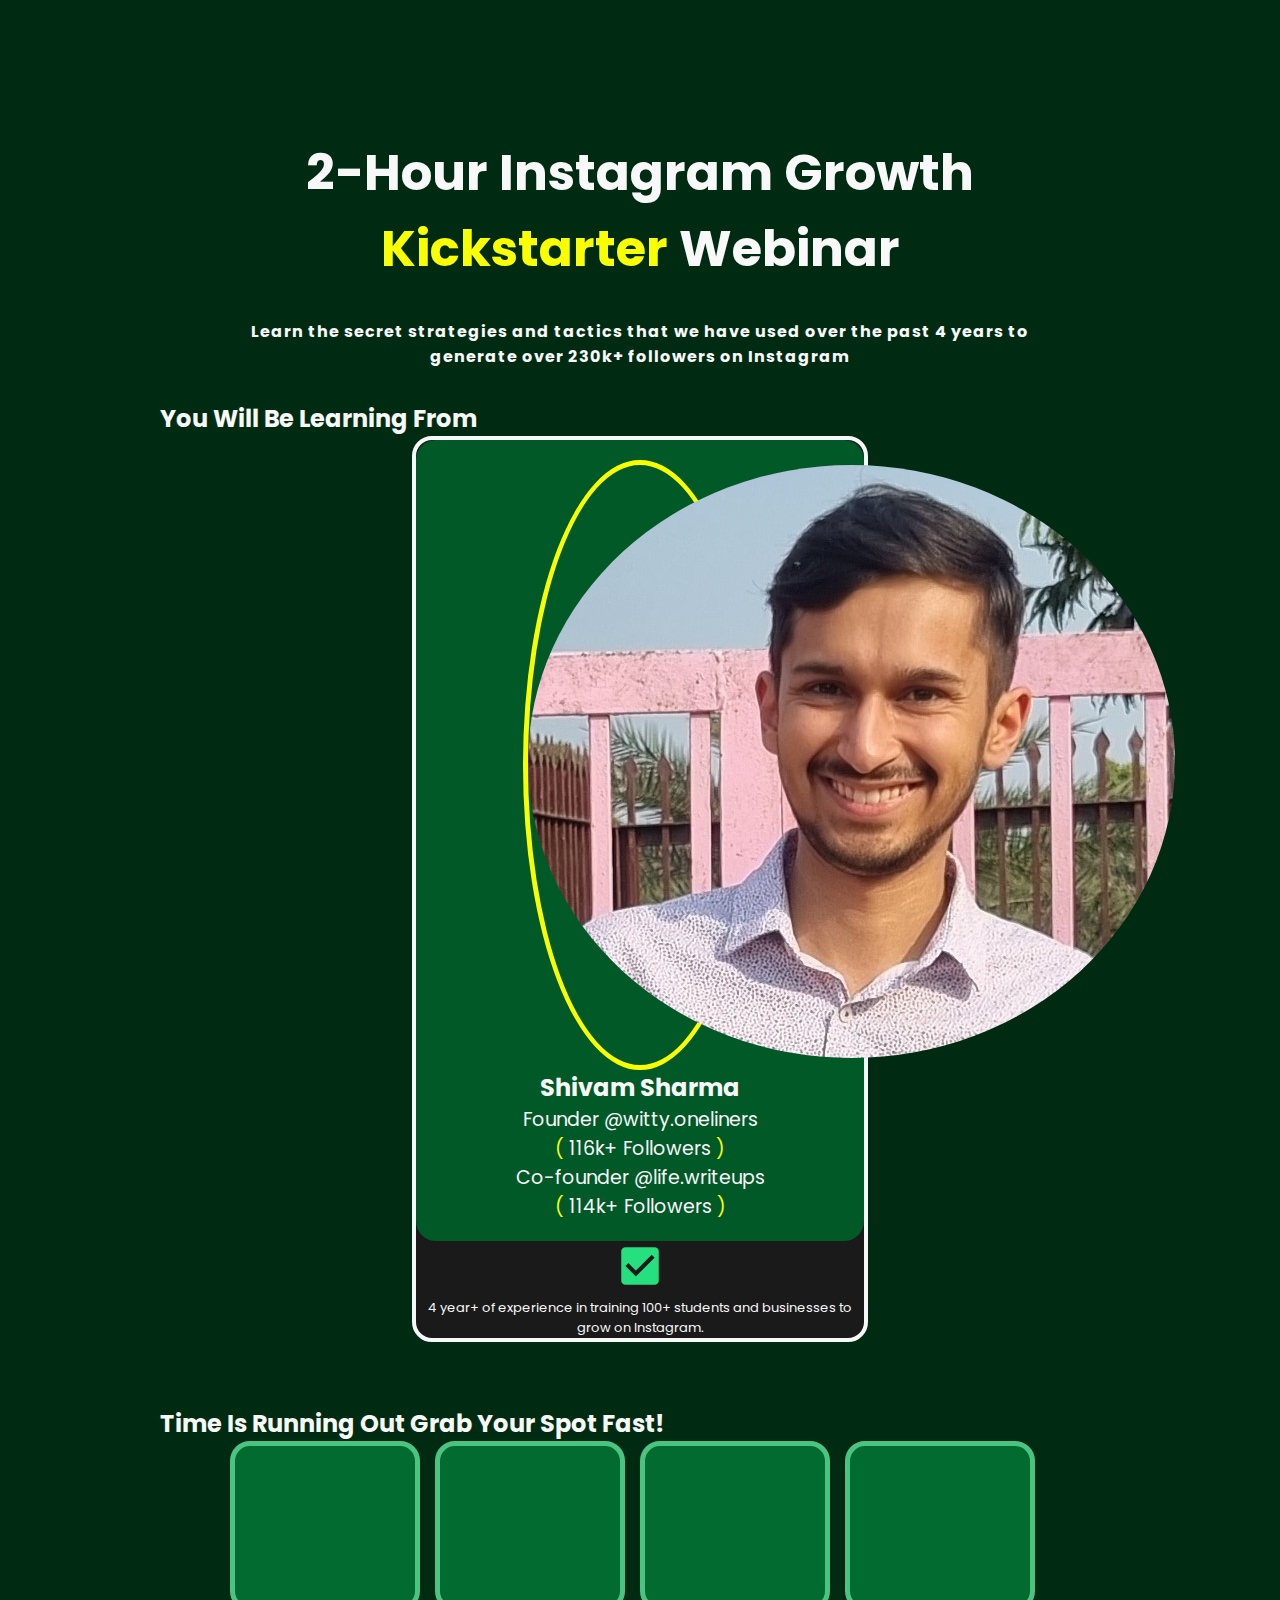
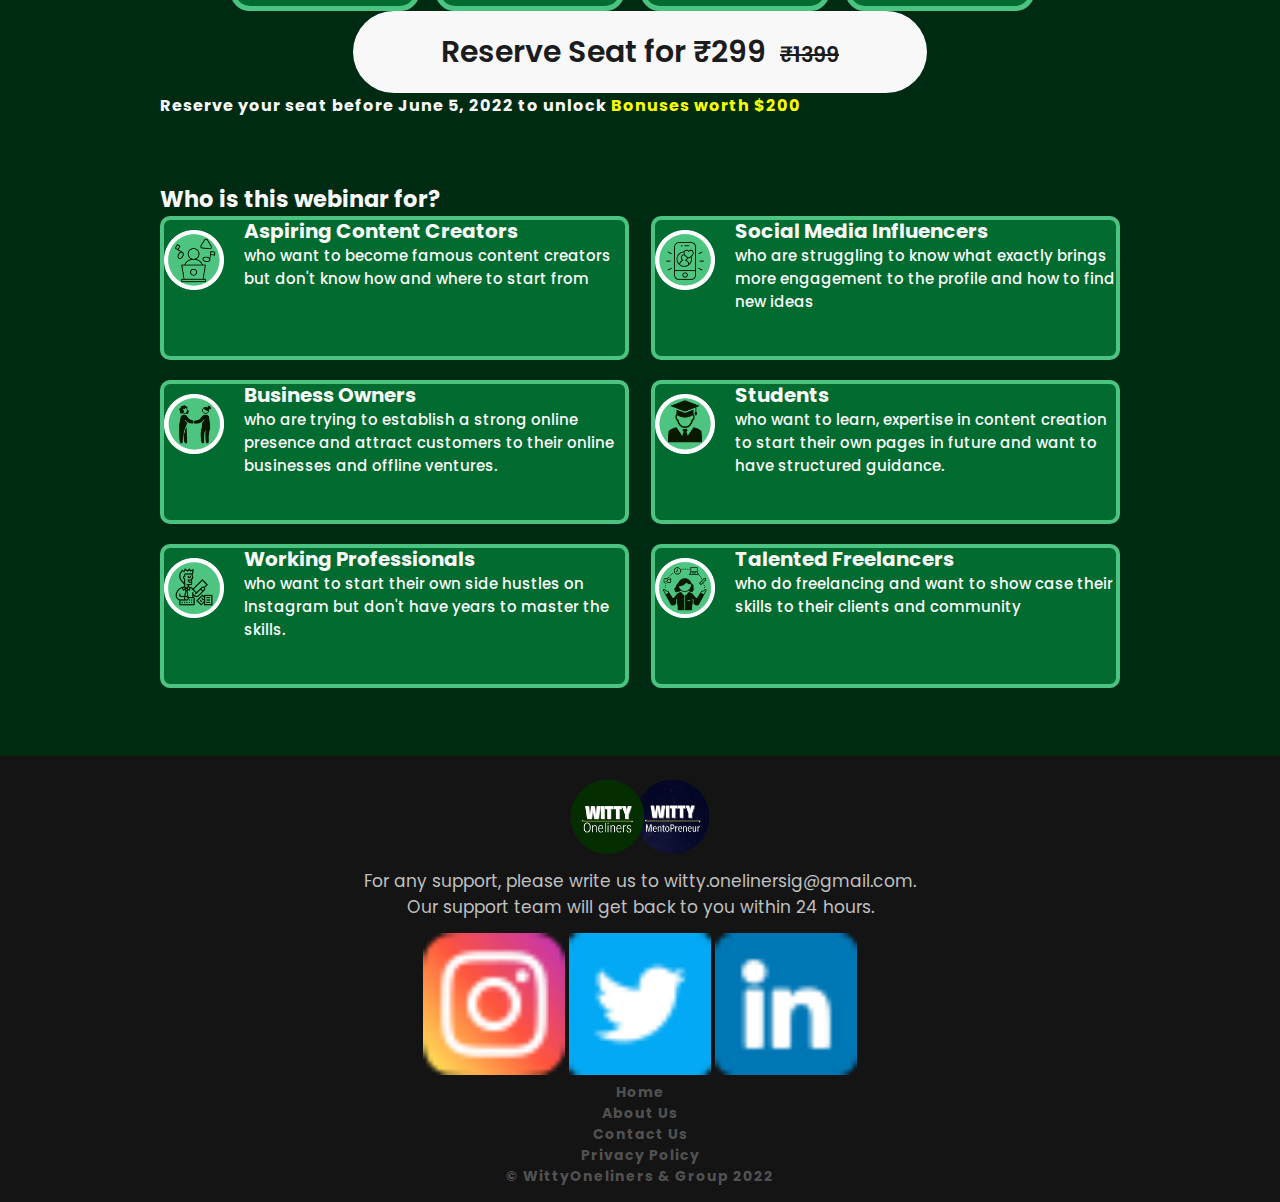
<file: public/aboutus.html>
<!DOCTYPE html>
<html lang="en">

<head>
    <meta charset="utf-8" />
    <meta name="viewport" content="width=device-width, initial-scale=1" />

    <!-- Bootstrap CSS -->
    <link href="https://cdn.jsdelivr.net/npm/bootstrap@5.0.2/dist/css/bootstrap.min.css" rel="stylesheet"
        integrity="sha384-EVSTQN3/azprG1Anm3QDgpJLIm9Nao0Yz1ztcQTwFspd3yD65VohhpuuCOmLASjC" crossorigin="anonymous" />

    <!-- CSS link -->
    <link rel="stylesheet" href="css/style.css" />

    <!-- Font Awesome -->
    <link rel="stylesheet" href="https://cdnjs.cloudflare.com/ajax/libs/font-awesome/6.1.1/css/all.min.css"
        integrity="sha512-KfkfwYDsLkIlwQp6LFnl8zNdLGxu9YAA1QvwINks4PhcElQSvqcyVLLD9aMhXd13uQjoXtEKNosOWaZqXgel0g=="
        crossorigin="anonymous" referrerpolicy="no-referrer" />

    <!-- Favicon -- site identity -->
    <link rel="icon" type="image/x-icon" href="/public/media/images/favicon-16x16.png">

    <script src="./js/index.js"></script>


    <!-- Facebook Pixel Code -->
    <script>
        !function (f, b, e, v, n, t, s) {
            if (f.fbq) return; n = f.fbq = function () {
                n.callMethod ?
                n.callMethod.apply(n, arguments) : n.queue.push(arguments)
            };
            if (!f._fbq) f._fbq = n; n.push = n; n.loaded = !0; n.version = '2.0';
            n.queue = []; t = b.createElement(e); t.async = !0;
            t.src = v; s = b.getElementsByTagName(e)[0];
            s.parentNode.insertBefore(t, s)
        }(window, document, 'script',
            'https://connect.facebook.net/en_US/fbevents.js');
        fbq('init', '752003935690683');
        fbq('track', 'PageView');
    </script>
    <noscript>
        <img height="1" width="1" src="https://www.facebook.com/tr?id=752003935690683&ev=PageView
    &noscript=1" />
    </noscript>
    <!-- End Facebook Pixel Code -->


    <title>Witty Oneliners</title>
</head>

<body>
    <div class="">
        <div class="container-custom mb-5">
            <div class="sectionOne-wrapper">
                <div class="heading">
                    <h1 class="text-white">
                        2-Hour Instagram Growth
                        <span class="text-yellow">Kickstarter</span> Webinar
                    </h1>
                </div>
                <div class="sub-heading">
                    <h4 id="for-font-size" class="text-white">
                        Learn the secret strategies and tactics that we have used over the
                        past 4 years to generate over 230k+ followers on Instagram
                    </h4>
                </div>


                <!-- You Will Be Learning From -->
                <div class="learningFrom-wrapper">
                    <div class="workshop-heading my-5">
                        <h2 class="text-white text-center fw-bold">
                            You Will Be Learning From
                        </h2>
                    </div>
                    <div class="instructor-about">
                        <div class="about-card">
                            <div class="card p-3 card-width">
                                <div class="card-top">
                                    <div class="instructor-image-wrapper">
                                        <div class="instructor-image p-2">
                                            <img src="./media/images/shivam.jpg" class="card-img-top"
                                                alt="Shivam Sharma">
                                        </div>
                                    </div>
                                    <div class="card-body text-white pt-3">
                                        <h2 class="card-title fw-bold">Shivam Sharma</h2>
                                        <p class="card-text fw-bold m-0" style="font-size: 19px;">Founder <a
                                                href="http://instagram.com/witty.oneliners" target="_blank"
                                                style="text-decoration: none; color: inherit;">@witty.oneliners</a>
                                            <br> <span class="text-yellow">(</span> 116k+ Followers <span
                                                class="text-yellow">)</span>
                                        </p>
                                        <p class="card-text fw-bold" style="font-size: 19px;">Co-founder <a
                                                href="http://instagram.com/life.writeups" target="_blank"
                                                style="text-decoration: none; color: inherit;">@life.writeups</a><br>
                                            <span class="text-yellow">(</span> 114k+ Followers <span
                                                class="text-yellow">)</span>
                                        </p>
                                    </div>
                                </div>
                                <div class="special-text pt-2 row">
                                    <div class="col-2" style="align-self: center;">
                                        <img src="./media/images/checkbox.png" class="w-100" alt="">
                                    </div>
                                    <div class="col-10">
                                        <p class="fw-bold text-start mt-3 text-white" style="font-size: 13px;">4 year+
                                            of
                                            experience in training 100+ students and businesses to grow on Instagram.
                                        </p>
                                    </div>
                                </div>
                            </div>
                        </div>
                    </div>

                    <!-- Time Is Running Out Grab Your Spot Fast! -->
                    <div class="grab-your-spot">
                        <div class="grab-your-spot-heading my-5">
                            <h2 class="text-white text-center fw-bold">
                                Time Is Running Out Grab Your Spot Fast!
                            </h2>
                        </div>

                        <!-- countdown for registration -->

                        <div class="counter-wrapper">
                            <div class="counter" id="demo">
                                <div class="days-wrapper" id="day-id">
                                    <p id="days"></p>
                                </div>
                                <div class="hours-wrapper">
                                    <p id="hours"></p>
                                </div>
                                <div class="minutes-wrapper">
                                    <p id="minutes"></p>
                                </div>
                                <div class="seconds-wrapper" id="sec-id">
                                    <p id="seconds"></p>
                                </div>
                            </div>
                        </div>

                        <!-- razorpay payment button -->
                        <div class="razorpay-container">
                            <form>
                                <script src="https://checkout.razorpay.com/v1/payment-button.js"
                                    data-payment_button_id="pl_JZBMYJB0tFsBO8" async> </script>
                            </form>
                        </div>


                        <div class="register-link-wrapper" style="padding: 0px;">
                            <div class="register-link">
                                <a href="#">Reserve Seat for ₹299 &nbsp;<s class="fs-21">₹1399</s></a>
                            </div>
                        </div>
                    </div>

                    <!-- razorpay payment button -->
                    <div class="razorpay-container-mobileOnly">
                        <form>
                            <script src="https://checkout.razorpay.com/v1/payment-button.js"
                                data-payment_button_id="pl_JZBMYJB0tFsBO8" async> </script>
                        </form>
                    </div>

                </div>

                <div class="row">
                    <div class="text-below-video">
                        <h4 class="text-center mt-5 fw-bold text-white">Reserve your seat before June 5, 2022 to
                            unlock <span class="text-yellow">Bonuses worth $200</span></h4>
                    </div>
                </div>
            </div>


            <!-- WHO IS THIS WORKSHOP FOR? -->

            <div class="workshop-wrapper mb-5 f-15">
                <div class="workshop-heading mb-5">
                    <h2 class="text-white text-center fw-bold">
                        Who is this webinar for?
                    </h2>
                </div>
                <div class="Who-for-workshop">
                    <!-- card-1 -->
                    <div class="card-1">
                        <div id="tg-1" class="">
                            <div class="target-audience p-3">
                                <div class="card-icon">
                                    <img src="./media/images/who/aspiring-content-creator.png" class="m-ve3" alt="Time">
                                </div>
                                <div class="card-text">
                                    <p class="text-white mtemp-0">
                                        <span class="fw-bold">Aspiring Content Creators</span> <br> who want to become
                                        famous content creators but don't know how and where to start from
                                    </p>
                                </div>
                            </div>
                        </div>
                    </div>
                    <!-- card-2 -->
                    <div class="card-2">
                        <div id="tg-2" class="">
                            <div class="target-audience p-3">
                                <div class="card-icon">
                                    <img src="./media/images/who/social-media-influencers1.png" class="m-ve3"
                                        alt="Time">
                                </div>
                                <div class="card-text">
                                    <p class="text-white mtemp-0">
                                        <span class="fw-bold">Social Media Influencers</span> <br>who are struggling to
                                        know what exactly brings more engagement to the profile and how to find new
                                        ideas
                                    </p>
                                </div>
                            </div>
                        </div>
                    </div>
                </div>

                <div class="Who-for-workshop">
                    <!-- card-3 -->
                    <div class="card-3">
                        <div id="tg-3" class="">
                            <div class="target-audience p-3">
                                <div class="card-icon">
                                    <img src="./media/images/who/business-owners.png" class="m-ve3" alt="Time">
                                </div>
                                <div class="card-text">
                                    <p class="text-white mtemp-0">
                                        <span class="fw-bold">Business Owners</span> <br>who are trying to establish a
                                        strong online presence and attract customers to their online businesses and
                                        offline ventures.
                                    </p>
                                </div>
                            </div>
                        </div>
                    </div>
                    <!-- card-4 -->
                    <div class="card-4">
                        <div id="tg-4" class="">
                            <div class="target-audience p-3">
                                <div class="card-icon">
                                    <img src="./media/images/who/students.png" class="m-ve3" alt="Time">
                                </div>
                                <div class="card-text">
                                    <p class="text-white mtemp-0">
                                        <span class="fw-bold">Students</span> <br>who want to learn, expertise in
                                        content creation to start their own pages in future and want to have structured
                                        guidance.
                                    </p>
                                </div>
                            </div>
                        </div>
                    </div>
                </div>

                <div class="Who-for-workshop">
                    <!-- card-5 -->
                    <div class="card-5">
                        <div id="tg-5" class="">
                            <div class="target-audience p-3">
                                <div class="card-icon">
                                    <img src="./media/images/who/working-professionals.png" class="m-ve3" alt="Time">
                                </div>
                                <div class="card-text">
                                    <p class="text-white mtemp-0">
                                        <span class="fw-bold">Working Professionals</span> <br>who want to start their
                                        own side hustles on Instagram but don't have years to master the skills.
                                    </p>
                                </div>
                            </div>
                        </div>
                    </div>
                    <!-- card-6 -->
                    <div class="card-6">
                        <div id="tg-6" class="">
                            <div class="target-audience p-3">
                                <div class="card-icon">
                                    <img src="./media/images/who/talented-freelancers.png" class="m-ve3" alt="Time">
                                </div>
                                <div class="card-text">
                                    <p class="text-white mtemp-0">
                                        <span class="fw-bold">Talented Freelancers</span> <br>who do freelancing and
                                        want to show case their skills to their clients and community
                                    </p>
                                </div>
                            </div>
                        </div>
                    </div>
                </div>
            </div>
        </div>
    </div>


    <div class="footer-info">
        <img src="./media/images/website-bottom.png" alt="wittyoneliners">
        <div class="footer-info-inner">
            <div class="content">
                <p>For any support, please write us to <a
                        href="mailto:witty.onelinersig@gmail.com">witty.onelinersig@gmail.com</a>.</p>
                <p>Our support team will get back to you within 24 hours.</p>
            </div>
            <div class="social mt-2 mb-3">
                <a href="http://instagram.com/witty.oneliners" target="_blank"><img src="./media/images/instagram.png"
                        alt="wittyoneliners"></a>
                <a href="https://twitter.com/witty_oneliner?t=WOTkrPJRZRmrNxyM6zrfAQ&s=09" target="_blank"><img
                        src="./media/images/twitter.png" alt="wittyoneliners"></a>
                <a href="https://www.linkedin.com/company/wittyoneliners/" target="_blank"><img
                        src="./media/images/linkedin.png" alt="wittyoneliners"></a>
            </div>
            <div class="menu">
                <a href="./index.html">
                    <h4>Home</h4>
                </a>
                <a href="./aboutus.html">
                    <h4>About Us</h4>
                </a>
                <a href="./contact.html">
                    <h4>Contact Us</h4>
                </a>
                <a href="./privacypolicy.html">
                    <h4>Privacy Policy</h4>
                </a>
            </div>
        </div>
        <h4>© <a href="http://instagram.com/witty.oneliners" target="_blank"
                style="text-decoration: none; color: inherit;">WittyOneliners & Group</a> 2022</h4>
    </div>

    <!-- <footer>
        <h4>© WittyOneliners & Group 2022</h4>
    </footer> -->

    <!-- Time is running out for mobile view -->
    <div class="time-run-out">
        <div class="rate">
            <h3 style="margin-bottom: 0rem;">&#8377;299 <s class="fs-21">₹1399</s></h3>
            <div class="d-flex">
                <p class="f-15" style="margin-bottom: 0rem;">Offer ends in &nbsp;</p>
                <p class="f-15" style="margin-bottom: 0rem;" id="demoMobile"></p>
            </div>
        </div>
        <div class="register-button">
            <div class="register-mobile-link">
                <a href="#">Register Now</a>
            </div>
        </div>
    </div>

    <!-- Option 1: Bootstrap Bundle with Popper -->
    <script src="https://cdn.jsdelivr.net/npm/bootstrap@5.0.2/dist/js/bootstrap.bundle.min.js"
        integrity="sha384-MrcW6ZMFYlzcLA8Nl+NtUVF0sA7MsXsP1UyJoMp4YLEuNSfAP+JcXn/tWtIaxVXM"
        crossorigin="anonymous"></script>

</body>

</html>
</file>
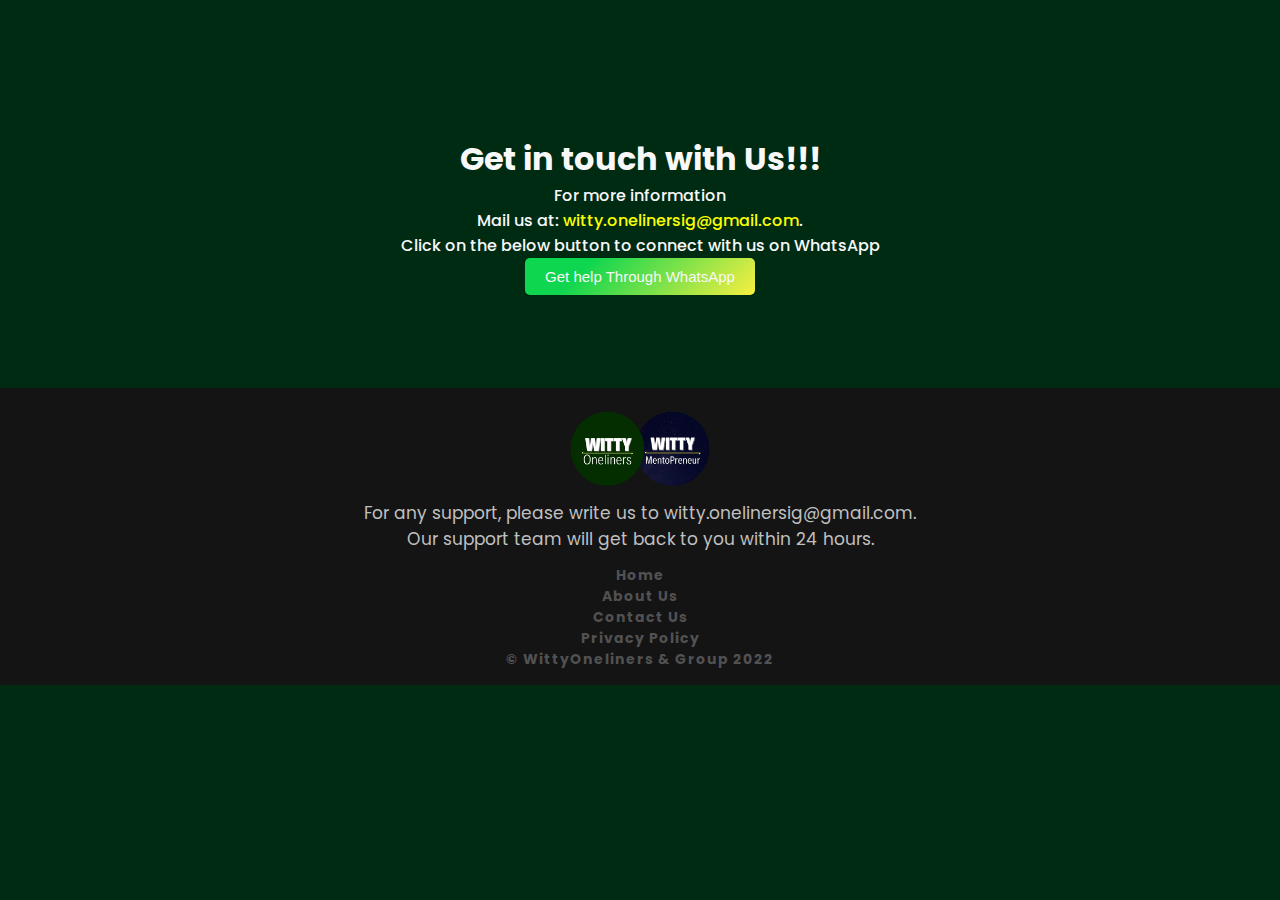
<file: public/contact.html>
<!DOCTYPE html>
<html lang="en">

<head>
    <meta charset="UTF-8">
    <meta http-equiv="X-UA-Compatible" content="IE=edge">
    <meta name="viewport" content="width=device-width, initial-scale=1.0">

    <!-- Bootstrap CSS -->
    <link href="https://cdn.jsdelivr.net/npm/bootstrap@5.0.2/dist/css/bootstrap.min.css" rel="stylesheet"
        integrity="sha384-EVSTQN3/azprG1Anm3QDgpJLIm9Nao0Yz1ztcQTwFspd3yD65VohhpuuCOmLASjC" crossorigin="anonymous" />

    <link rel="stylesheet" href="./css/style.css">
    <link rel="stylesheet" href="./css/success.css">
    <link rel="stylesheet" href="./css/privacypolicy.css">
    <link rel="stylesheet" href="./css/contact.css">

    <!-- Font Awesome -->
    <link rel="stylesheet" href="https://cdnjs.cloudflare.com/ajax/libs/font-awesome/6.1.1/css/all.min.css"
        integrity="sha512-KfkfwYDsLkIlwQp6LFnl8zNdLGxu9YAA1QvwINks4PhcElQSvqcyVLLD9aMhXd13uQjoXtEKNosOWaZqXgel0g=="
        crossorigin="anonymous" referrerpolicy="no-referrer" />

    <!-- Favicon -- site identity -->
    <link rel="icon" type="image/x-icon" href="/public/media/images/favicon-16x16.png">

    <!-- Facebook Pixel Code -->
    <script>
        !function (f, b, e, v, n, t, s) {
            if (f.fbq) return; n = f.fbq = function () {
                n.callMethod ?
                n.callMethod.apply(n, arguments) : n.queue.push(arguments)
            };
            if (!f._fbq) f._fbq = n; n.push = n; n.loaded = !0; n.version = '2.0';
            n.queue = []; t = b.createElement(e); t.async = !0;
            t.src = v; s = b.getElementsByTagName(e)[0];
            s.parentNode.insertBefore(t, s)
        }(window, document, 'script',
            'https://connect.facebook.net/en_US/fbevents.js');
        fbq('init', '752003935690683');
        fbq('track', 'PageView');
    </script>
    <noscript>
        <img height="1" width="1" src="https://www.facebook.com/tr?id=752003935690683&ev=PageView
    &noscript=1" />
    </noscript>
    <!-- End Facebook Pixel Code -->

    <title>Witty Oneliners</title>
</head>

<body>
    <div class="container-custom">
        <div class="success-wrapper contact text-white">
            <h1>Get in touch with Us!!!</h1>
            <p class="mt-3">For more information</p>
            <p class="mt-3">Mail us at: <a href="mailto:witty.onelinersig@gmail.com">witty.onelinersig@gmail.com</a>.
            </p>

            <p class="mt-5">Click on the below button to connect with us on WhatsApp</p>
            <a class="mt-3" href="http://wa.me/+918810211575"><button class="try button" role="button">Get help Through
                    WhatsApp</button></a>


        </div>
    </div>

    <div class="footer-info" id="footer-info-pri-pol">
        <img src="./media/images/website-bottom.png" alt="wittyoneliners">
        <div class="footer-info-inner">
            <div class="content">
                <p>For any support, please write us to <a
                        href="mailto:witty.onelinersig@gmail.com">witty.onelinersig@gmail.com</a>.</p>
                <p>Our support team will get back to you within 24 hours.</p>
            </div>
            <div class="menu">
                <a href="./index.html">
                    <h4 class="m-1">Home</h4>
                </a>
                <a href="./aboutus.html">
                    <h4 class="m-1">About Us</h4>
                </a>
                <a href="./contact.html">
                    <h4 class="m-1">Contact Us</h4>
                </a>
                <a href="./privacypolicy.html">
                    <h4 class="m-1">Privacy Policy</h4>
                </a>
            </div>
        </div>
        <h4>© <a href="http://instagram.com/witty.oneliners" target="_blank"
                style="text-decoration: none; color: inherit;">WittyOneliners & Group</a> 2022</h4>
    </div>



    <!-- Option 1: Bootstrap Bundle with Popper -->
    <script src="https://cdn.jsdelivr.net/npm/bootstrap@5.0.2/dist/js/bootstrap.bundle.min.js"
        integrity="sha384-MrcW6ZMFYlzcLA8Nl+NtUVF0sA7MsXsP1UyJoMp4YLEuNSfAP+JcXn/tWtIaxVXM"
        crossorigin="anonymous"></script>

</body>

</html>
</file>
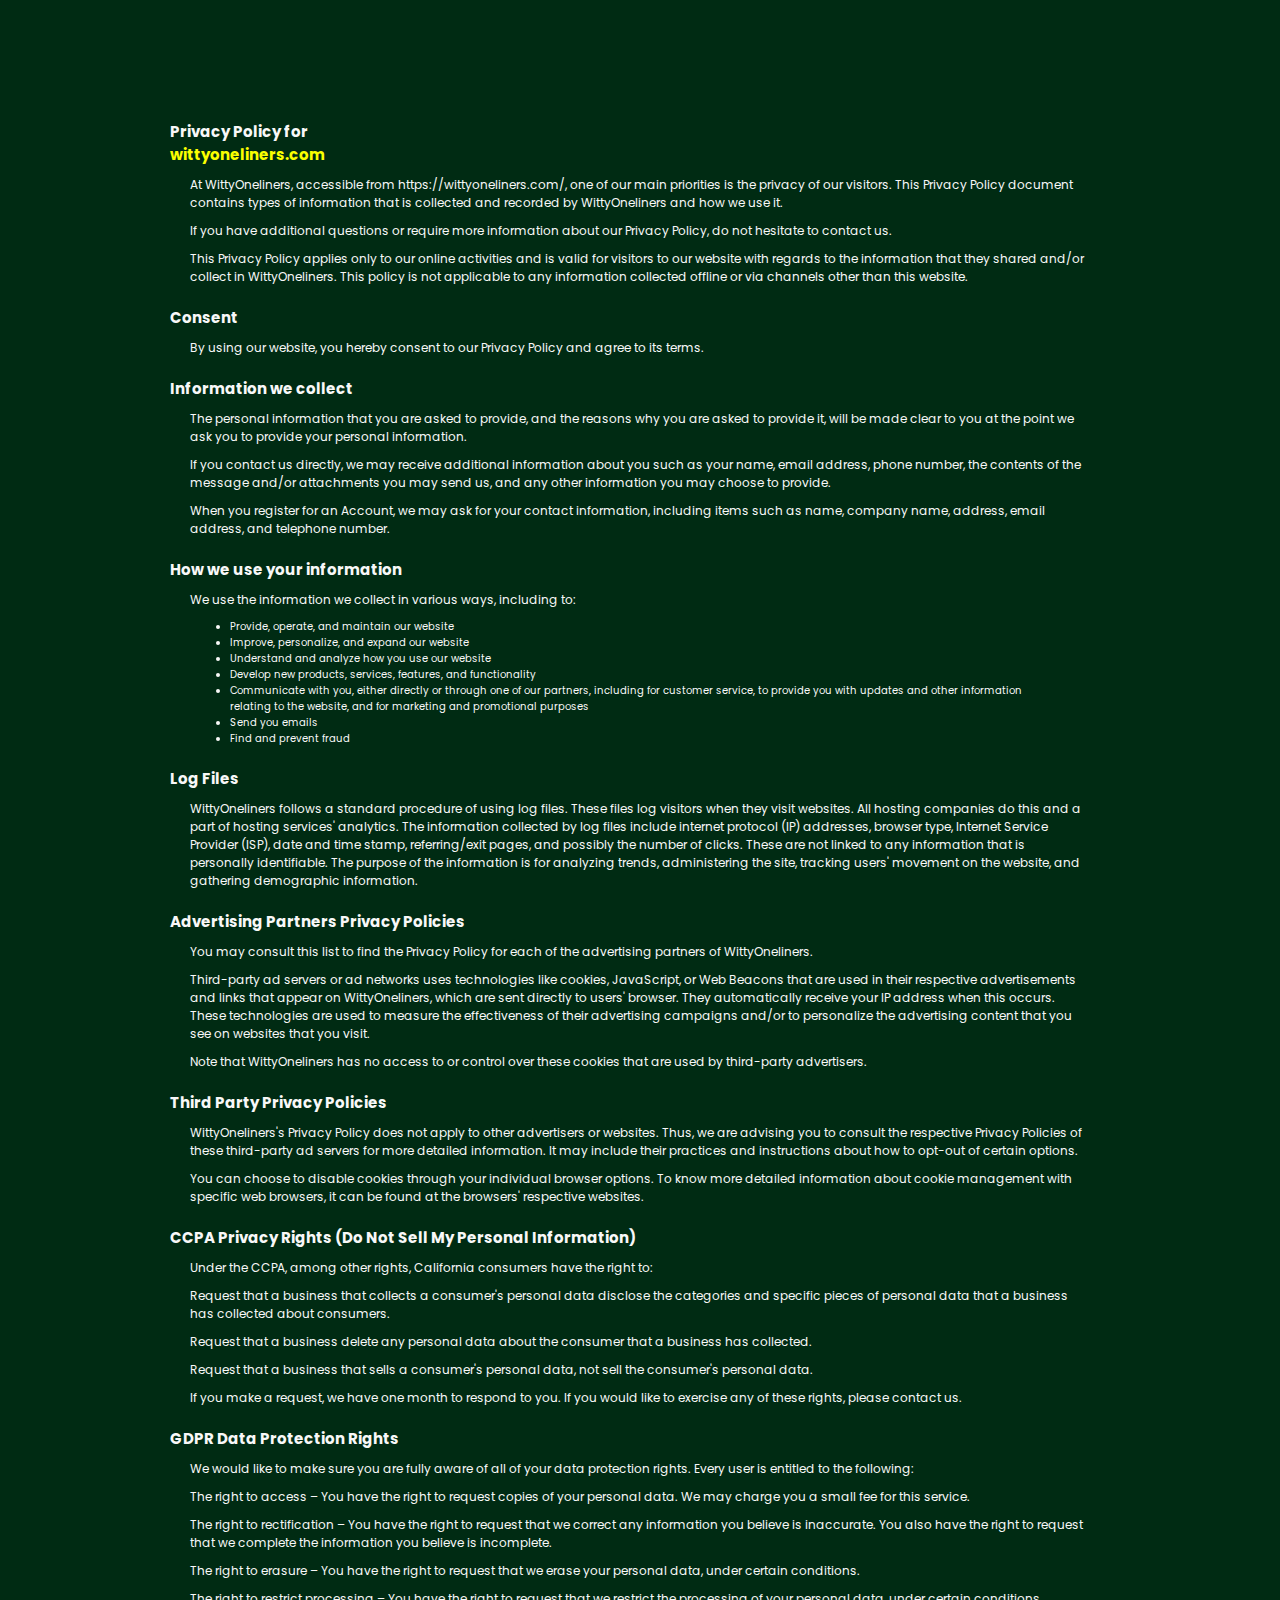
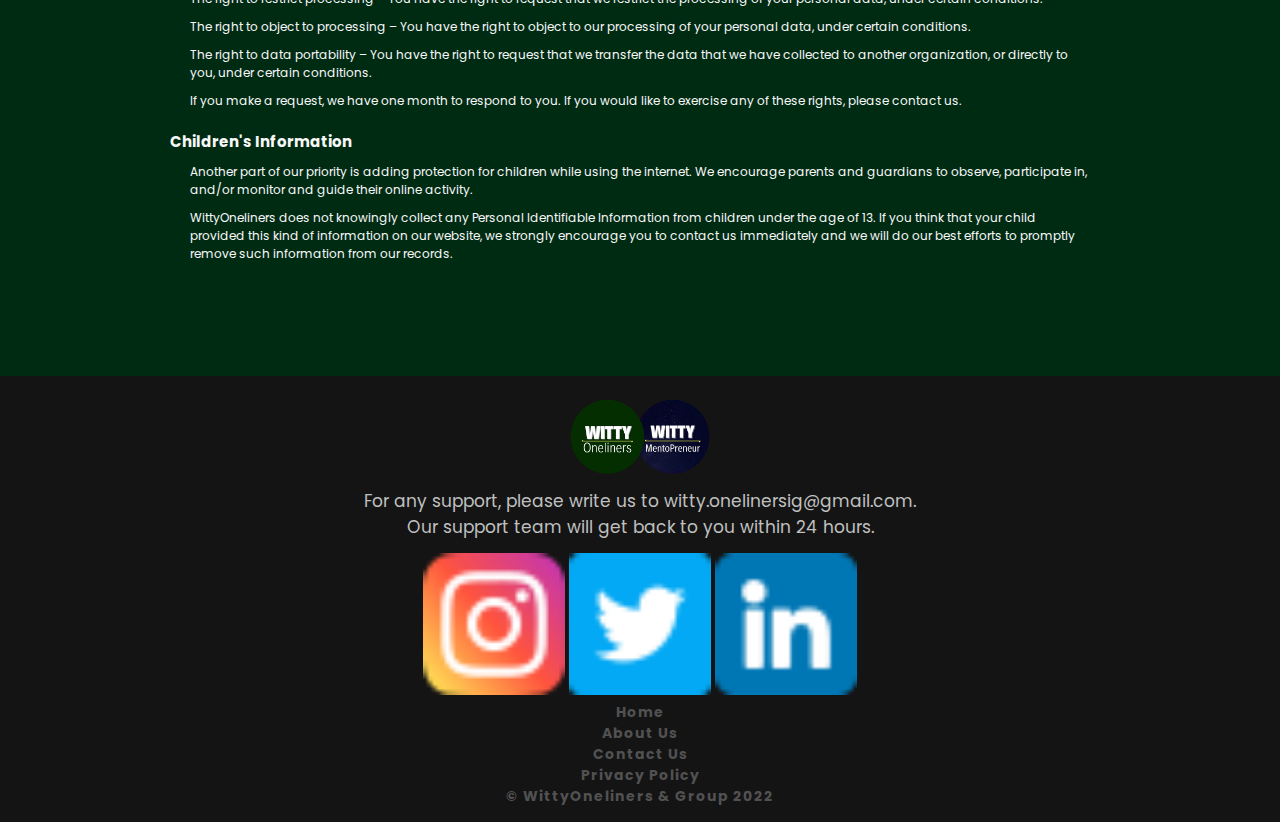
<file: public/privacypolicy.html>
<!DOCTYPE html>
<html lang="en">

<head>
    <meta charset="UTF-8">
    <meta http-equiv="X-UA-Compatible" content="IE=edge">
    <meta name="viewport" content="width=device-width, initial-scale=1.0">
    <link rel="stylesheet" href="./css/style.css">
    <link rel="stylesheet" href="./css/privacypolicy.css">
    <!-- Bootstrap CSS -->
    <link href="https://cdn.jsdelivr.net/npm/bootstrap@5.0.2/dist/css/bootstrap.min.css" rel="stylesheet"
        integrity="sha384-EVSTQN3/azprG1Anm3QDgpJLIm9Nao0Yz1ztcQTwFspd3yD65VohhpuuCOmLASjC" crossorigin="anonymous" />

    <!-- Font Awesome -->
    <link rel="stylesheet" href="https://cdnjs.cloudflare.com/ajax/libs/font-awesome/6.1.1/css/all.min.css"
        integrity="sha512-KfkfwYDsLkIlwQp6LFnl8zNdLGxu9YAA1QvwINks4PhcElQSvqcyVLLD9aMhXd13uQjoXtEKNosOWaZqXgel0g=="
        crossorigin="anonymous" referrerpolicy="no-referrer" />

    <!-- Favicon -- site identity -->
    <link rel="icon" type="image/x-icon" href="/public/media/images/favicon-16x16.png">

    <!-- Facebook Pixel Code -->
    <script>
        !function (f, b, e, v, n, t, s) {
            if (f.fbq) return; n = f.fbq = function () {
                n.callMethod ?
                n.callMethod.apply(n, arguments) : n.queue.push(arguments)
            };
            if (!f._fbq) f._fbq = n; n.push = n; n.loaded = !0; n.version = '2.0';
            n.queue = []; t = b.createElement(e); t.async = !0;
            t.src = v; s = b.getElementsByTagName(e)[0];
            s.parentNode.insertBefore(t, s)
        }(window, document, 'script',
            'https://connect.facebook.net/en_US/fbevents.js');
        fbq('init', '752003935690683');
        fbq('track', 'PageView');
    </script>
    <noscript>
        <img height="1" width="1" src="https://www.facebook.com/tr?id=752003935690683&ev=PageView
    &noscript=1" />
    </noscript>
    <!-- End Facebook Pixel Code -->

    <script src="./js/index.js"></script>
    <title>WittyOneliners</title>
</head>

<body>
    <div class="container-custom">
        <div class="pripolicy-wrapper">
            <h2>Privacy Policy for <br> <span class="text-yellow"><a
                        href="https://wittyoneliners.com/index.html">wittyoneliners.com</a> </span></h2>

            <p>At WittyOneliners, accessible from https://wittyoneliners.com/, one of our main priorities is the privacy
                of
                our visitors. This Privacy Policy document contains types of information that is collected and recorded
                by
                WittyOneliners and how we use it.</p>

            <p>If you have additional questions or require more information about our Privacy Policy, do not hesitate to
                contact us.</p>

            <p>This Privacy Policy applies only to our online activities and is valid for visitors to our website with
                regards to the information that they shared and/or collect in WittyOneliners. This policy is not
                applicable
                to any information collected offline or via channels other than this website.</p>

            <h2>Consent</h2>

            <p>By using our website, you hereby consent to our Privacy Policy and agree to its terms.</p>

            <h2>Information we collect</h2>

            <p>The personal information that you are asked to provide, and the reasons why you are asked to provide it,
                will
                be made clear to you at the point we ask you to provide your personal information.</p>
            <p>If you contact us directly, we may receive additional information about you such as your name, email
                address,
                phone number, the contents of the message and/or attachments you may send us, and any other information
                you
                may choose to provide.</p>
            <p>When you register for an Account, we may ask for your contact information, including items such as name,
                company name, address, email address, and telephone number.</p>

            <h2>How we use your information</h2>

            <p>We use the information we collect in various ways, including to:</p>

            <ul>
                <li>Provide, operate, and maintain our website</li>
                <li>Improve, personalize, and expand our website</li>
                <li>Understand and analyze how you use our website</li>
                <li>Develop new products, services, features, and functionality</li>
                <li>Communicate with you, either directly or through one of our partners, including for customer
                    service, to
                    provide you with updates and other information relating to the website, and for marketing and
                    promotional purposes</li>
                <li>Send you emails</li>
                <li>Find and prevent fraud</li>
            </ul>

            <h2>Log Files</h2>

            <p>WittyOneliners follows a standard procedure of using log files. These files log visitors when they visit
                websites. All hosting companies do this and a part of hosting services' analytics. The information
                collected
                by log files include internet protocol (IP) addresses, browser type, Internet Service Provider (ISP),
                date
                and time stamp, referring/exit pages, and possibly the number of clicks. These are not linked to any
                information that is personally identifiable. The purpose of the information is for analyzing trends,
                administering the site, tracking users' movement on the website, and gathering demographic information.
            </p>




            <h2>Advertising Partners Privacy Policies</h2>

            <P>You may consult this list to find the Privacy Policy for each of the advertising partners of
                WittyOneliners.
            </p>

            <p>Third-party ad servers or ad networks uses technologies like cookies, JavaScript, or Web Beacons that are
                used in their respective advertisements and links that appear on WittyOneliners, which are sent directly
                to
                users' browser. They automatically receive your IP address when this occurs. These technologies are used
                to
                measure the effectiveness of their advertising campaigns and/or to personalize the advertising content
                that
                you see on websites that you visit.</p>

            <p>Note that WittyOneliners has no access to or control over these cookies that are used by third-party
                advertisers.</p>

            <h2>Third Party Privacy Policies</h2>

            <p>WittyOneliners's Privacy Policy does not apply to other advertisers or websites. Thus, we are advising
                you to
                consult the respective Privacy Policies of these third-party ad servers for more detailed information.
                It
                may include their practices and instructions about how to opt-out of certain options. </p>

            <p>You can choose to disable cookies through your individual browser options. To know more detailed
                information
                about cookie management with specific web browsers, it can be found at the browsers' respective
                websites.
            </p>

            <h2>CCPA Privacy Rights (Do Not Sell My Personal Information)</h2>

            <p>Under the CCPA, among other rights, California consumers have the right to:</p>
            <p>Request that a business that collects a consumer's personal data disclose the categories and specific
                pieces
                of personal data that a business has collected about consumers.</p>
            <p>Request that a business delete any personal data about the consumer that a business has collected.</p>
            <p>Request that a business that sells a consumer's personal data, not sell the consumer's personal data.</p>
            <p>If you make a request, we have one month to respond to you. If you would like to exercise any of these
                rights, please contact us.</p>

            <h2>GDPR Data Protection Rights</h2>

            <p>We would like to make sure you are fully aware of all of your data protection rights. Every user is
                entitled
                to the following:</p>
            <p>The right to access – You have the right to request copies of your personal data. We may charge you a
                small
                fee for this service.</p>
            <p>The right to rectification – You have the right to request that we correct any information you believe is
                inaccurate. You also have the right to request that we complete the information you believe is
                incomplete.
            </p>
            <p>The right to erasure – You have the right to request that we erase your personal data, under certain
                conditions.</p>
            <p>The right to restrict processing – You have the right to request that we restrict the processing of your
                personal data, under certain conditions.</p>
            <p>The right to object to processing – You have the right to object to our processing of your personal data,
                under certain conditions.</p>
            <p>The right to data portability – You have the right to request that we transfer the data that we have
                collected to another organization, or directly to you, under certain conditions.</p>
            <p>If you make a request, we have one month to respond to you. If you would like to exercise any of these
                rights, please contact us.</p>

            <h2>Children's Information</h2>

            <p>Another part of our priority is adding protection for children while using the internet. We encourage
                parents
                and guardians to observe, participate in, and/or monitor and guide their online activity.</p>

            <p>WittyOneliners does not knowingly collect any Personal Identifiable Information from children under the
                age
                of 13. If you think that your child provided this kind of information on our website, we strongly
                encourage
                you to contact us immediately and we will do our best efforts to promptly remove such information from
                our
                records.</p>
        </div>
    </div>
    <div class="footer-info" id="footer-info-pri-pol">
        <img src="./media/images/website-bottom.png" alt="wittyoneliners">
        <div class="footer-info-inner">
            <div class="content">
                <p>For any support, please write us to <a
                        href="mailto:witty.onelinersig@gmail.com">witty.onelinersig@gmail.com</a>.</p>
                <p>Our support team will get back to you within 24 hours.</p>
            </div>
            <div class="social mt-2 mb-3">
                <a href="http://instagram.com/witty.oneliners" target="_blank"><img src="./media/images/instagram.png"
                        alt="wittyoneliners"></a>
                <a href="https://twitter.com/witty_oneliner?t=WOTkrPJRZRmrNxyM6zrfAQ&s=09" target="_blank"><img
                        src="./media/images/twitter.png" alt="wittyoneliners"></a>
                <a href="https://www.linkedin.com/company/wittyoneliners/" target="_blank"><img
                        src="./media/images/linkedin.png" alt="wittyoneliners"></a>
            </div>
            <div class="menu">
                <a href="./index.html">
                    <h4>Home</h4>
                </a>
                <a href="./aboutus.html">
                    <h4>About Us</h4>
                </a>
                <a href="./contact.html">
                    <h4>Contact Us</h4>
                </a>
                <a href="./privacypolicy.html">
                    <h4>Privacy Policy</h4>
                </a>
            </div>
        </div>
        <h4>© <a href="http://instagram.com/witty.oneliners" target="_blank"
                style="text-decoration: none; color: inherit;">WittyOneliners & Group</a> 2022</h4>
    </div>
</body>

</html>
</file>
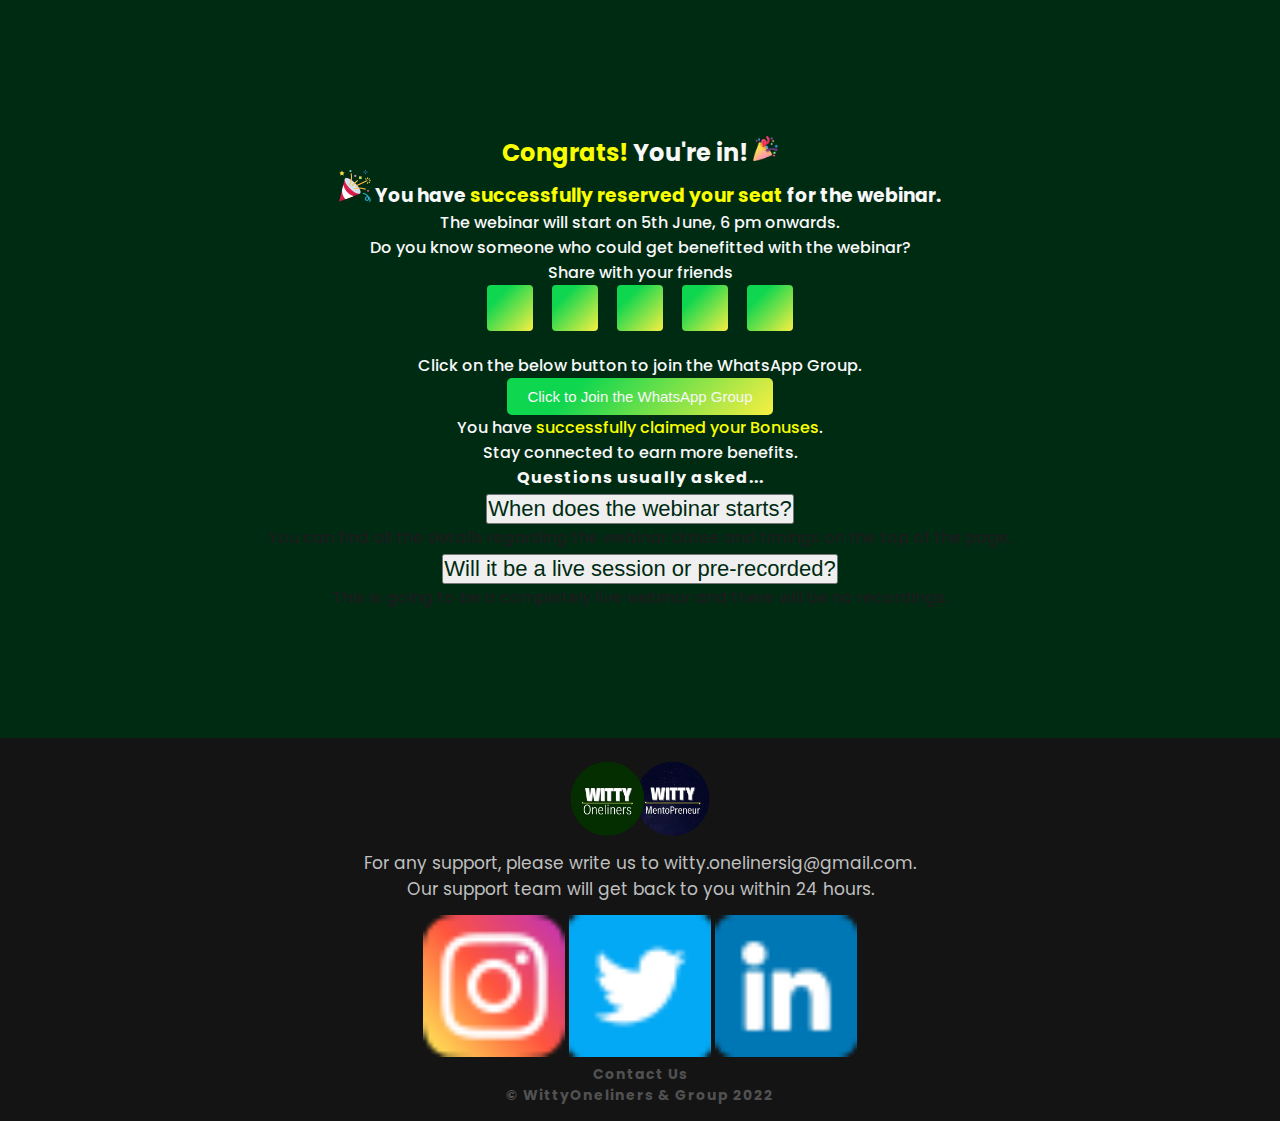
<file: public/success.html>
<!DOCTYPE html>
<html lang="en">

<head>
    <meta charset="UTF-8">
    <meta http-equiv="X-UA-Compatible" content="IE=edge">
    <meta name="viewport" content="width=device-width, initial-scale=1.0">
    <link rel="stylesheet" href="./css/style.css">
    <link rel="stylesheet" href="./css/success.css">
    <!-- <link rel="stylesheet" href="./css/privacypolicy.css"> -->
    <!-- Bootstrap CSS -->
    <link href="https://cdn.jsdelivr.net/npm/bootstrap@5.0.2/dist/css/bootstrap.min.css" rel="stylesheet"
        integrity="sha384-EVSTQN3/azprG1Anm3QDgpJLIm9Nao0Yz1ztcQTwFspd3yD65VohhpuuCOmLASjC" crossorigin="anonymous" />

    <!-- Font Awesome -->
    <link rel="stylesheet" href="https://cdnjs.cloudflare.com/ajax/libs/font-awesome/6.1.1/css/all.min.css"
        integrity="sha512-KfkfwYDsLkIlwQp6LFnl8zNdLGxu9YAA1QvwINks4PhcElQSvqcyVLLD9aMhXd13uQjoXtEKNosOWaZqXgel0g=="
        crossorigin="anonymous" referrerpolicy="no-referrer" />

    <!-- Favicon -- site identity -->
    <link rel="icon" type="image/x-icon" href="/public/media/images/favicon-16x16.png">

    <!-- Facebook Pixel Code -->
    <script>
        !function (f, b, e, v, n, t, s) {
            if (f.fbq) return; n = f.fbq = function () {
                n.callMethod ?
                n.callMethod.apply(n, arguments) : n.queue.push(arguments)
            };
            if (!f._fbq) f._fbq = n; n.push = n; n.loaded = !0; n.version = '2.0';
            n.queue = []; t = b.createElement(e); t.async = !0;
            t.src = v; s = b.getElementsByTagName(e)[0];
            s.parentNode.insertBefore(t, s)
        }(window, document, 'script',
            'https://connect.facebook.net/en_US/fbevents.js');
        fbq('init', '752003935690683');
        fbq('track', 'PageView');
    </script>
    <noscript>
        <img height="1" width="1" src="https://www.facebook.com/tr?id=752003935690683&ev=PageView
    &noscript=1" />
    </noscript>
    <!-- End Facebook Pixel Code -->

    <title>Witty Oneliners</title>
</head>

<body>
    <div class="container-custom">
        <div class="success-wrapper text-white">
            <h2>
                <span class="text-yellow">Congrats! </span> You're in! <img src="./media/images/confetti1.png"
                    style="width: 25px;">
            </h2>
            <h3 class="mt-4"> <img src="./media/images/confetti.png"> You have <span class="text-yellow">successfully
                    reserved your seat</span> for the webinar.</h3>
            <p class="mt-4">The webinar will start on 5th June, 6 pm onwards.</p>
            <p class="mt-4">Do you know someone who could get benefitted with the webinar?</p>
            <p class="mt-4">Share with your friends</p>
            <!-- share with -->
            <div class="mn-social-bottom-c">
                <a class="mn-social-bottom"><i class="fa-brands fa-facebook-f"></i></a>
                <a class="mn-social-bottom"><i class="fa-brands fa-twitter"></i></a>
                <a class="mn-social-bottom"><i class="fa-brands fa-linkedin-in"></i></a>
                <a class="mn-social-bottom"><i class="fa-brands fa-whatsapp"></i></a>
                <a class="mn-social-bottom" onclick="copyText()"><i class="fa-solid fa-paste"></i></a>
            </div>
            <p class="try" id="link-copy"></p>
            <!-- share with ends here  -->

            <!-- <a class="mt-4 friends" href="#">
                <button class="try button" onclick="copyText()">Share with your friends</button>  
            </a> -->
            <p class="mt-5">Click on the below button to join the WhatsApp Group.</p>
            <a href="https://chat.whatsapp.com/JyRATvtV8aAF85Cmsj3fFH" target="popup"
                onclick="window.open('https://chat.whatsapp.com/JyRATvtV8aAF85Cmsj3fFH','popup','width=600,height=400'); return false;"><button
                    class="try button" role="button">Click to Join the WhatsApp Group</button></a>
            <p class="mt-5">You have<span class="text-yellow"> successfully claimed your Bonuses</span>.</p>
            <p>Stay connected to earn more benefits.</p>

            <h4 class="mt-4 mb-4">Questions usually asked...</h4>

            <div class="faqs">
                <div class="accordion" id="accordionPanelsStayOpenExample">
                    <!-- When does the workshop start? -->
                    <div class="accordion-item mb-4">
                        <h2 class="accordion-header" id="panelsStayOpen-headingOne">
                            <button class="accordion-button collapsed f-22" type="button" data-bs-toggle="collapse"
                                data-bs-target="#panelsStayOpen-collapseOne" aria-expanded="false"
                                aria-controls="panelsStayOpen-collapseOne">
                                When does the webinar starts?
                            </button>
                        </h2>
                        <div id="panelsStayOpen-collapseOne" class="accordion-collapse collapse"
                            aria-labelledby="panelsStayOpen-headingOne">
                            <div class="accordion-body">
                                <p class="mtemp-0 text-start">You can find all the details regarding the webinar dates
                                    and timings
                                    on the top of
                                    the page.</p>
                            </div>
                        </div>
                    </div>
                    <!-- Will it be a live session or pre-recorded? -->
                    <div class="accordion-item mb-4">
                        <h2 class="accordion-header" id="panelsStayOpen-headingTwo">
                            <button class="accordion-button collapsed f-22" type="button" data-bs-toggle="collapse"
                                data-bs-target="#panelsStayOpen-collapseTwo" aria-expanded="false"
                                aria-controls="panelsStayOpen-collapseTwo">
                                Will it be a live session or pre-recorded?
                            </button>
                        </h2>
                        <div id="panelsStayOpen-collapseTwo" class="accordion-collapse collapse"
                            aria-labelledby="panelsStayOpen-headingTwo">
                            <div class="accordion-body">
                                <p class="mtemp-0 text-start">This is going to be a completely live webinar and there
                                    will be no
                                    recordings.</p>
                            </div>
                        </div>
                    </div>
                </div>
            </div>
        </div>
    </div>

    <div class="footer-info" id="footer-info-pri-pol">
        <img src="./media/images/website-bottom.png" alt="wittyoneliners">
        <div class="footer-info-inner">
            <div class="content">
                <p>For any support, please write us to <a
                        href="mailto:witty.onelinersig@gmail.com">witty.onelinersig@gmail.com</a>.</p>
                <p>Our support team will get back to you within 24 hours.</p>
            </div>
            <div class="social mt-2 mb-3">
                <a href="http://instagram.com/witty.oneliners" target="_blank"><img src="./media/images/instagram.png"
                        alt="wittyoneliners"></a>
                <a href="https://twitter.com/witty_oneliner?t=WOTkrPJRZRmrNxyM6zrfAQ&s=09" target="_blank"><img
                        src="./media/images/twitter.png" alt="wittyoneliners"></a>
                <a href="https://www.linkedin.com/company/wittyoneliners/" target="_blank"><img
                        src="./media/images/linkedin.png" alt="wittyoneliners"></a>
            </div>
            <div class="menu">
                <!-- <a href="./index.html"><h4>Home</h4></a> -->
                <!-- <a href="./aboutus.html"><h4>About Us</h4></a> -->
                <a href="./contact.html">
                    <h4>Contact Us</h4>
                </a>
                <!-- <a href="./privacypolicy.html"><h4>Privacy Policy</h4></a> -->
            </div>
        </div>
        <h4>© <a href="http://instagram.com/witty.oneliners" target="_blank"
                style="text-decoration: none; color: inherit;">WittyOneliners & Group</a> 2022</h4>
    </div>



    <!-- Option 1: Bootstrap Bundle with Popper -->
    <script src="https://cdn.jsdelivr.net/npm/bootstrap@5.0.2/dist/js/bootstrap.bundle.min.js"
        integrity="sha384-MrcW6ZMFYlzcLA8Nl+NtUVF0sA7MsXsP1UyJoMp4YLEuNSfAP+JcXn/tWtIaxVXM"
        crossorigin="anonymous"></script>


    <script src="./js/index.js"></script>

</body>

</html>
</file>
<file: public/css/style.css>
@import url("https://fonts.googleapis.com/css2?family=Poppins:ital,wght@0,100;0,200;0,300;0,400;0,500;0,600;0,700;0,800;0,900;1,100;1,200;1,300;1,400;1,500;1,600;1,700;1,800;1,900&family=Roboto:ital,wght@0,100;0,300;0,400;0,500;0,700;0,900;1,100;1,300;1,400;1,500;1,700;1,900&display=swap");

* {
  margin: 0;
  padding: 0;
}

body {
  font-family: "Poppins", sans-serif;
  background-color: #002b13;
}

:root {
  --white: #f8f8f8;
  --black: #1c1c1e;
}

h4 {
  letter-spacing: 1px;
}
/* 
.fw-400 {
  font-weight: 500;
} */

.fs-21 {
  font-size: 21px;
}

.f-15 {
  font-size: 15px;
  font-weight: 500;
}

.text-white {
  color: var(--white);
}

.text-yellow {
  color: #faff00;
}

.text-black {
  color: #1c1c1e;
  font-size: 15px !important;
}
.text-green {
  color: #317539;
}

.container-custom {
  margin: auto;
  width: 70%;
  height: 100%;
  /* background-color: pink; */
  /* padding-bottom: 3rem; */
}

.heading {
  margin-top: 15vh;
  font-weight: bold;
  text-align: center;
  margin-bottom: 1rem;
}

.heading h1 {
  /* width: 55%; */
  font-size: 50px;
}

.sub-heading {
  margin: 2rem 0rem;
  font-weight: bold;
  text-align: center;
  padding: 0 3rem;
}

.content-boxes {
  margin-top: 0rem;
}

.center-box-for-video {
  box-shadow: bottom 0px 0px 10px var(--white);
}

.center-box-for-video video {
  width: 80%;
  height: auto;
  border-radius: 10px;
  box-shadow: 6px 6px #4cc481;
}

.schedule {
  display: flex;
  padding-left: 7px;
}

.ts-card-1,
.ts-card-2,
.ts-card-3,
.ts-card-4 {
  display: flex;
  background: var(--white);
  padding: 10px;
  border-radius: 41px;
  width: 48%;
}

.ts-card-1,
.ts-card-3 {
  margin-right: 10px;
}

.ts-card-3 {
  background-color: darkgray;
}

.ts-card-2,
.ts-card-4 {
  margin-left: 10px;
}

.info-icon {
  align-self: center;
}

.info-icon img {
  width: 48px;
}

.info-text {
  align-self: center;
}

.info-text p {
  margin-bottom: 0rem !important;
  margin-left: 8px;
  font-size: 17px;
  font-weight: bold;
}

#liveSession {
  margin-top: -7px;
}

/* mtemp-0 is for target audience cards */
.mtemp-0 {
  margin-bottom: 0;
}

.mtemp-0 span {
  font-size: 20px;
  font-weight: bold;
  line-height: 1.1;
}

.mtemp-0 p {
  font-size: 17px;
}

.m-ve3 {
  width: 60px;
  height: auto;
  margin-top: 10px;
  margin-right: 20px;
}

.pad-10px {
  padding: 10px;
}

.m-for-info-box {
  margin-bottom: 0px;
  margin-top: 6px;
}

.workshop-wrapper {
  margin-top: 4rem;
}

.about-card {
  text-align: -webkit-center;
}

.card {
  background-color: #1a1a1a;
  border-radius: 20px;
  border: 4px solid var(--white);
}

.card-top {
  background-color: #015928;
  padding: 20px 0px;
  border-radius: 20px;
}

.card-body {
  padding: 0;
}

.instructor-image {
  border: 5px solid #faff00;
  border-radius: 50%;
  width: 50%;
  height: auto;
}

.instructor-image img {
  border-radius: 50%;
}

.register-link-wrapper {
  text-align: center;
  padding: 25px;
  font-size: 30px;
  font-weight: 600;
  display: flex;
  justify-content: center;
}

.register-link {
  background-color: var(--white);
  width: 56%;
  padding: 18px;
  border-radius: 50px;
  /* margin-top: 50px; */
}

.register-link-wrapper a {
  text-decoration: none;
  color: var(--black);
}

.special-text-learning {
  display: flex;
  background-color: var(--white);
  border-radius: 20px;
}

.special-text-learning p {
  margin-left: 10px;
  font-size: 22px;
  font-weight: bold;
  margin-bottom: 0rem;
}

.stl-icon {
  padding: 8px;
}

.stl-text {
  align-self: center;
}

.grab-your-spot {
  margin-top: 4rem;
}

.f-22 {
  font-size: 22px;
  font-weight: 500;
  color: #002b13;
}

footer {
  position: fixed;
  z-index: 5;
  width: 100%;
  bottom: 0;
  margin-top: 100px;
  background-color: var(--white);
  padding: 14px 0px 7px;
  color: var(--black);
  text-align: center;
  font-size: 20px;
  font-weight: 500;
}

.accordion-button:not(.collapsed) {
  color: inherit;
  background-color: #c3df9d;
}

.accordion-button:focus {
  border-color: unset;
  box-shadow: unset;
}

.accordian-item {
  border-radius: 0.25rem;
}

.w-63 {
  width: 90%;
}

.card-width {
  width: 28rem;
}

.faqs {
  margin-bottom: 80px;
}

.Who-for-workshop {
  display: flex;
  justify-content: space-between;
  margin-bottom: 20px;
}

.target-audience {
  background-color: #026b30;
  border: 4px solid #4cc481;
  border-radius: 10px;
  display: flex;
  width: 33vw;
  height: 8.5rem;
}

#star-icon {
  width: 50px;
  height: 50px;
}

.rate {
  display: none;
}

.register-mobile-link a {
  display: none;
}

.counter {
  display: flex;
  justify-content: center;
}

.counter div {
  display: flex;
  flex-direction: column;
  justify-content: center;
  text-align: center;
  background-color: #026b30;
  border-radius: 20px;
  width: 160px;
  border: 5px solid #4cc481;
  height: 140px;
  padding: 10px;
  margin-right: 15px;
}

.counter div p {
  font-size: 60px;
  color: var(--white);
  margin: 0px;
}

.footer-info {
  background-color: #141414;
  position: relative;
  bottom: 0px;
  text-align: center;
  color: var(--white);
  padding: 20px 47px 15px;
}
.footer-info img {
  width: 12%;
}

.footer-info .content {
  margin: 5px 0 13px;
}

.footer-info .content p {
  margin-bottom: 0px;
  font-size: 17px;
  color: #c0c0c0;
}

.footer-info .content p a {
  color: inherit;
  text-decoration: none;
}

.footer-info h4 {
  font-size: 14px;
  color: #515152;
}

.availability {
  font-size: 8px !important;
  color: darkred;
}
.availability1 {
  font-size: 8px !important;
  color: green;
}

/* For razorpay button  */
.razorpay-container {
  display: flex;
  justify-content: center;
  position: relative;
  top: 82px;
  opacity: 0;
}
.PaymentButton--rzpTheme.svelte-ekc7fv .PaymentButton-contents.svelte-ekc7fv {
  padding-left: 452px !important;
}
.PaymentButton.svelte-ekc7fv.svelte-ekc7fv {
  height: 70px !important;
}
/* Razorpay button ends here  */
.razorpay-container-mobileOnly {
  display: none;
}
.menu a{
  text-decoration: none;
}
.menu a h4:hover{
  color: #f8f8f8 !important;
}
.footer-info h4:hover {
  color: #f8f8f8;
}


/* For devices below 300px width  */

@media (max-width: 299px) {
  .container-custom {
    margin: auto;
    width: 90%;
    margin-bottom: 0rem;
    padding-bottom: 2rem;
  }
  .fs-21 {
    font-size: 18px;
  }
  .heading h1 {
    font-size: 24px;
  }
  .sub-heading {
    padding: 0rem;
  }
  h4.text-white.fw-bold {
    font-size: 18px;
  }
  .center-box-for-video video {
    width: 100%;
    height: auto;
    border-radius: 10px;
    box-shadow: 5px 5px #4cc481;
  }
  .center-box-for-video video {
    width: 100%;
  }
  .content-boxes {
    margin-top: 2rem;
  }
  .m-for-info-box {
    font-size: 12px;
    margin-top: 2px;
  }
  .info-text p {
    margin-left: 6px;
    font-size: 10px;
  }
  .workshop-wrapper {
    margin-top: 3rem;
  }
  .mtemp-0 span {
    font-size: 17px;
    line-height: 1.1;
  }
  p.text-white.mtemp-0 {
    font-size: 15px;
  }
  .card-width {
    width: 14rem;
  }
  .special-text.pt-2.row div img {
    width: 230% !important;
  }
  .special-text-learning p {
    font-size: 11px;
    line-height: 13px;
  }
  .counter div {
    width: 55px;
    height: 55px;
  }
  .counter div p {
    font-size: 14px;
  }
  .register-link {
    width: 100%;
    padding: 10px;
  }
  .register-link-wrapper {
    font-size: 18px;
  }
  .f-22 {
    font-size: 15px;
  }
  .Who-for-workshop {
    flex-direction: column;
    margin-bottom: 0px;
  }
  .target-audience {
    width: 100%;
    height: 10rem;
    margin-bottom: 10px;
  }
  .accordion-body {
    font-size: 14px;
  }
  .info-icon img {
    width: 29px;
    height: 29px;
  }
  footer {
    position: relative;
    margin-top: 0px;
    bottom: 103px;
  }
  .time-run-out {
    position: fixed;
    z-index: 5;
    bottom: 0;
    width: 100%;
    display: flex;
    justify-content: space-between;
    padding: 18px 15px;
    background-color: #c8eadf;
  }
  .rate {
    display: block;
    align-self: center;
  }
  .register-mobile-link a {
    display: block;
    text-decoration: none;
    color: var(--white);
    background: #015928;
    padding: 10px;
    border-radius: 10px;
  }
  footer h4 {
    font-size: 17px;
  }
  #day-id {
    margin-left: 6px;
  }
  #sec-id {
    margin-right: 0px;
  }
  #demoMobile {
    font-size: 12px;
    font-weight: 500;
  }
  .f-15 {
    font-size: 12px;
    font-weight: 500;
  }
  #for-font-size {
    font-size: 14px;
  }
  .footer-info {
    bottom: 87px;
  }
  .footer-info .content p {
    font-size: 15px;
  }
  .footer-info img {
    width: 45%;
  }
  /* For razorpay button  */
  .razorpay-container {
    top: 54px;
  }
  .PaymentButton--rzpTheme.svelte-ekc7fv .PaymentButton-contents.svelte-ekc7fv {
    padding-left: 170px !important;
  }
  .PaymentButton.svelte-ekc7fv.svelte-ekc7fv {
    height: 45px !important;
  }
  /* Razorpay button ends here  */
  .razorpay-container-mobileOnly {
    display: block;
    position: fixed;
    z-index: 222;
    top: 601px;
    left: 57px;
    opacity: 0;
  }
}

/* For Mobiles */

@media (min-width: 300px) and (max-width: 480px) {
  .container-custom {
    margin: auto;
    width: 90%;
    margin-bottom: 0rem;
    padding-bottom: 2rem;
  }
  .heading h1 {
    font-size: 32px;
  }
  .sub-heading {
    padding: 0rem;
  }
  .f-22 {
    font-size: 20px;
  }
  .fs-21 {
    font-size: 18px;
  }
  .center-box-for-video video {
    width: 100%;
  }
  .content-boxes {
    margin-top: 2rem;
  }
  .special-text.pt-2.row div img {
    width: 137% !important;
  }
  .m-for-info-box {
    font-size: 12px;
    margin-top: 2px;
  }
  .register-link {
    width: 100%;
    padding: 10px;
  }
  .register-link-wrapper {
    font-size: 20px;
  }
  .card-width {
    width: 19rem;
  }
  .Who-for-workshop {
    flex-direction: column;
    margin-bottom: 0px;
  }
  .target-audience {
    width: 100%;
    height: 9rem;
    margin-bottom: 10px;
  }
  .special-text-learning p {
    margin: 0px 2px;
    font-size: 14px;
    font-weight: bold;
    margin-bottom: 0rem;
    line-height: 16px;
  }
  .info-icon img {
    width: 29px;
    height: 29px;
  }
  .info-text p {
    margin-left: 6px;
    font-size: 15px;
  }
  footer {
    position: relative;
    margin-top: 0px;
    bottom: 88px;
  }
  .time-run-out {
    position: fixed;
    z-index: 5;
    bottom: 0;
    width: 100%;
    display: flex;
    justify-content: space-between;
    padding: 18px 15px;
    background-color: #c8eadf;
  }
  .rate {
    display: block;
    align-self: center;
  }
  .register-mobile-link a {
    display: block;
    text-decoration: none;
    color: var(--white);
    background: #015928;
    padding: 14px;
    border-radius: 10px;
  }
  .counter div {
    width: 73px;
    border: 5px solid #4cc481;
    height: 74px;
    padding: 8px;
  }
  .counter div p {
    font-size: 22px;
  }
  #day-id {
    margin-left: 6px;
  }
  #sec-id {
    margin-right: 0px;
  }
  #demoMobile {
    font-size: 12px;
    font-weight: 500;
  }
  #for-font-size {
    font-size: 14px;
  }
  .f-15 {
    font-size: 12px;
    font-weight: 500;
  }
  .footer-info {
    bottom: 87px;
  }
  .footer-info .content p {
    font-size: 15px;
  }
  .footer-info img {
    width: 45%;
  }
  /* For razorpay button  */
  .razorpay-container {
    top: 54px;
  }
  .PaymentButton--rzpTheme.svelte-ekc7fv .PaymentButton-contents.svelte-ekc7fv {
    padding-left: 170px !important;
  }
  .PaymentButton.svelte-ekc7fv.svelte-ekc7fv {
    height: 45px !important;
  }
  /* Razorpay button ends here  */
  .razorpay-container-mobileOnly {
    display: block;
    position: fixed;
    z-index: 222;
    top: 601px;
    left: 57px;
    opacity: 0;
  }
}

/* For devices with width 481px and above */

@media (min-width: 500px) and (max-width: 767px) {
  .container-custom {
    margin: auto;
    width: 90%;
    margin-bottom: 0rem;
    padding-bottom: 2rem;
  }
  .heading h1 {
    font-size: 35px;
  }
  .sub-heading {
    padding: 0rem;
  }
  .f-22 {
    font-size: 20px;
  }
  .center-box-for-video video {
    width: 100%;
  }
  .content-boxes {
    margin-top: 2rem;
  }
  .m-for-info-box {
    font-size: 12px;
    margin-top: 2px;
  }
  .register-link {
    width: 100%;
    padding: 10px;
  }
  .card-width {
    width: 28rem;
  }
  .Who-for-workshop {
    flex-direction: column;
    margin-bottom: 0px;
  }
  .target-audience {
    width: 100%;
    height: 8.5rem;
    margin-bottom: 10px;
  }
  .special-text-learning p {
    margin: 0px 2px;
    font-size: 19px;
    font-weight: bold;
    margin-bottom: 0rem;
    line-height: 20px;
  }
  .info-icon img {
    width: 29px;
    height: 29px;
  }
  .info-text p {
    margin-left: 6px;
    font-size: 18px;
  }
  footer {
    position: relative;
    margin-top: 0px;
    bottom: 87px;
  }
  .time-run-out {
    position: fixed;
    z-index: 5;
    bottom: 0;
    width: 100%;
    display: flex;
    justify-content: space-between;
    padding: 18px 15px;
    background-color: #c8eadf;
  }
  .rate {
    display: block;
    align-self: center;
  }
  .register-mobile-link a {
    display: block;
    text-decoration: none;
    color: var(--white);
    background: #015928;
    padding: 14px;
    border-radius: 10px;
  }
  .counter div {
    width: 90px;
    border: 5px solid #4cc481;
    height: 90px;
    padding: 8px;
  }
  .counter div p {
    font-size: 27px;
  }
  #day-id {
    margin-left: 6px;
  }
  #sec-id {
    margin-right: 0px;
  }
  #demoMobile {
    font-size: 15px;
    font-weight: 500;
  }
  .f-15 {
    font-size: 15px;
    font-weight: 500;
  }
  .footer-info {
    bottom: 87px;
  }
  .footer-info img {
    width: 45%;
  }
  /* For razorpay button  */
  .PaymentButton--rzpTheme.svelte-ekc7fv .PaymentButton-contents.svelte-ekc7fv {
    padding-left: 300px !important;
  }
  /* Razorpay button ends here  */
  .razorpay-container-mobileOnly {
    display: block;
    position: fixed;
    z-index: 222;
    top: 601px;
    left: 57px;
    opacity: 0;
  }
}

/* For screen sizes between 768px and 1199px */

@media (min-width: 768px) and (max-width: 1199px) {
  .container-custom {
    margin: auto;
    width: 90%;
  }
  .stl-text {
    line-height: 1.1;
  }
  .target-audience {
    width: 43vw;
    height: 10rem;
  }
  .mtemp-0 span {
    font-size: 20px;
    line-height: 1.1;
  }
  .center-box-for-video video {
    width: 90%;
  }
  #for-margin-in-tab {
    margin-top: 2rem;
  }
  .info-text p {
    font-size: 22px;
  }
  .text-below-video h4 {
    line-height: 1.5;
  }
  .workshop-wrapper {
    margin-top: 3rem;
  }
  .counter div p {
    font-size: 55px;
  }
  .register-link {
    width: 70%;
  }
  .footer-info img {
    width: 35%;
  }
}

/* For screen sizes between 1200px and 1600px */

@media screen and (min-device-width: 1200px) and (max-device-width: 1500px) and (-webkit-min-device-pixel-ratio: 1) {
  .container-custom {
    margin: auto;
    width: 75%;
    height: 100%;
    padding-bottom: 3rem;
  }
  .target-audience {
    width: 36vw;
  }
}
</file>
<file: public/css/success.css>
.success-wrapper {
  margin: 15vh 0 5vh;
  text-align: center;
}
.success-wrapper p {
  font-size: 16px;
  font-weight: 500;
}
.try {
  background-color: #f8ef42;
  background-image: linear-gradient(315deg, #f8ef42 0%, #0fd64f 74%);
}
.pre-requisites-wrapper {
  display: flex;
  justify-content: center;
}
.pre-requisites {
  border-radius: 10px;
  padding: 60px 50px 35px;
}
.down-arrow {
  display: flex;
  justify-content: space-between;
}
.down-arrow img {
  transform: scaleY(-1);
}
.button {
  border: none;
  border-radius: 5px;
  padding: 10px 20px;
  color: #f8f8f8;
  font-size: 15px;
  font-weight: 500;
}
.accordion-collapse .accordion-body p {
  color: #1c1c1e;
}

@media (max-width: 768px) {
  #footer-info-pri-pol {
    bottom: 0px !important;
  }
}



/* share with  */

.mn-social-bottom-c p {
  margin: -85px 0 20px;
  text-align: center;
  font-size: 25px;
  color: #5a5a5a;
}
.mn-social-bottom {
  /* background: #f5f5f5; */
  background-color: #f8ef42;
  background-image: linear-gradient(315deg, #f8ef42 0%, #0fd64f 74%);
  width: 46px;
  height: 46px;
  box-sizing: border-box;
  padding: 4px 0 0;
  /* color: #ff822d; */
  color: #f8f8f8;
  border-radius: 4px;
  margin: 0 7.5px 15px;
  transition: all 0.3s;
  font-size: 25px;
  display: inline-block;
  text-align: center;
  position: relative;
}
.mn-social-bottom:hover {
  background: #ff822d;
  color: #fff;
  top: -7px;
}
.fa-plus {
  transition: -webkit-transform 0.3s;
}
.fa-plus.mn-social-r {
  -webkit-transform: rotate(45deg);
}
</file>
<file: public/css/privacypolicy.css>
.pripolicy-wrapper {
  margin-top: 10vh;
  color: #f8f8f8;
  padding: 10px;
  border-radius: 35px;
  margin-bottom: 5vh;
}
.pripolicy-wrapper p {
  font-size: 12px;
  margin: 10px 20px;
}
.pripolicy-wrapper h1,h2 {
  font-size: 15px !important;
  margin-top: 20px !important;
}
.pripolicy-wrapper ul {
  font-size: 10px;
  margin: 10px 60px;
}
.pripolicy-wrapper h2 span a {
  text-decoration: none;
  color: inherit;
}

@media (max-width: 768px) {
  .pripolicy-wrapper p {
    margin: 10px;
  }
  .pripolicy-wrapper ul {
    margin: 10px;
  }

  #footer-info-pri-pol {
    bottom: 0px !important;
  }
}
</file>
<file: public/css/contact.css>
.contact p a {
    text-decoration: none;
    color: #faff00;
}
</file>
